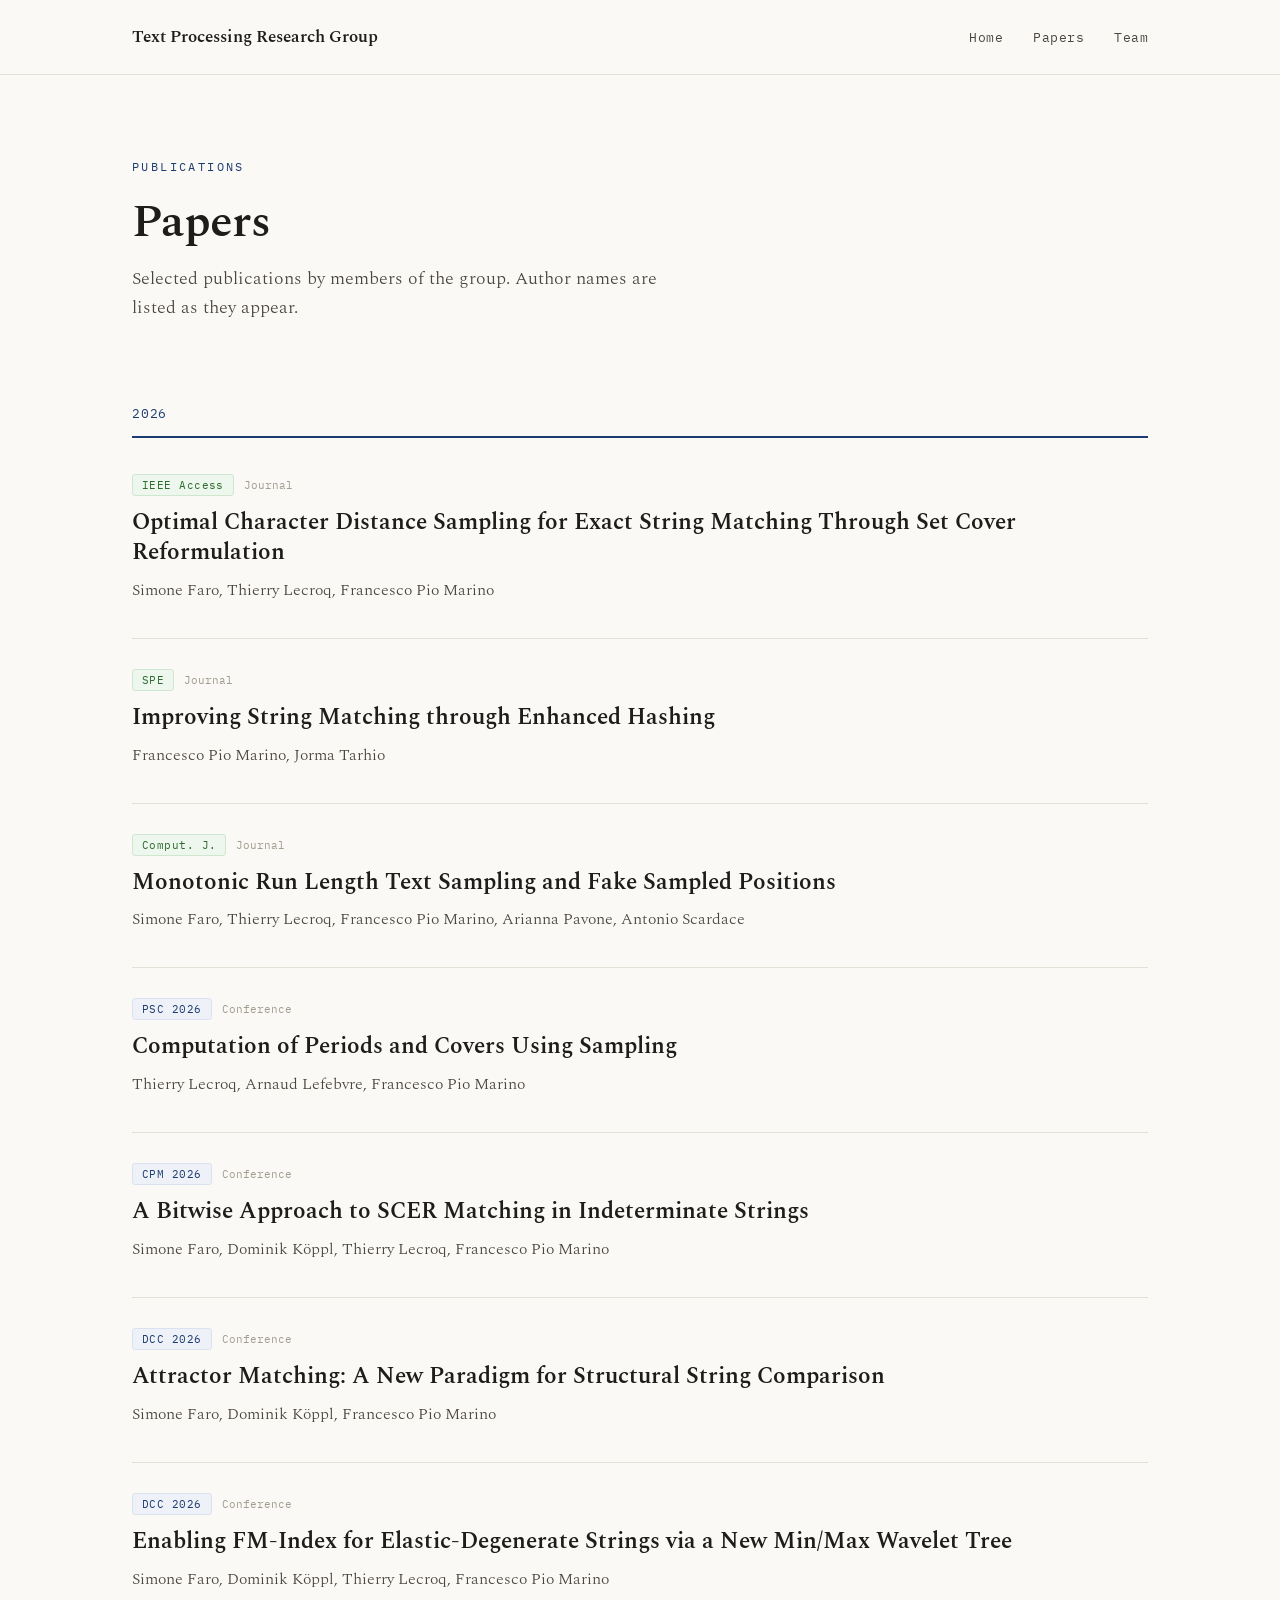
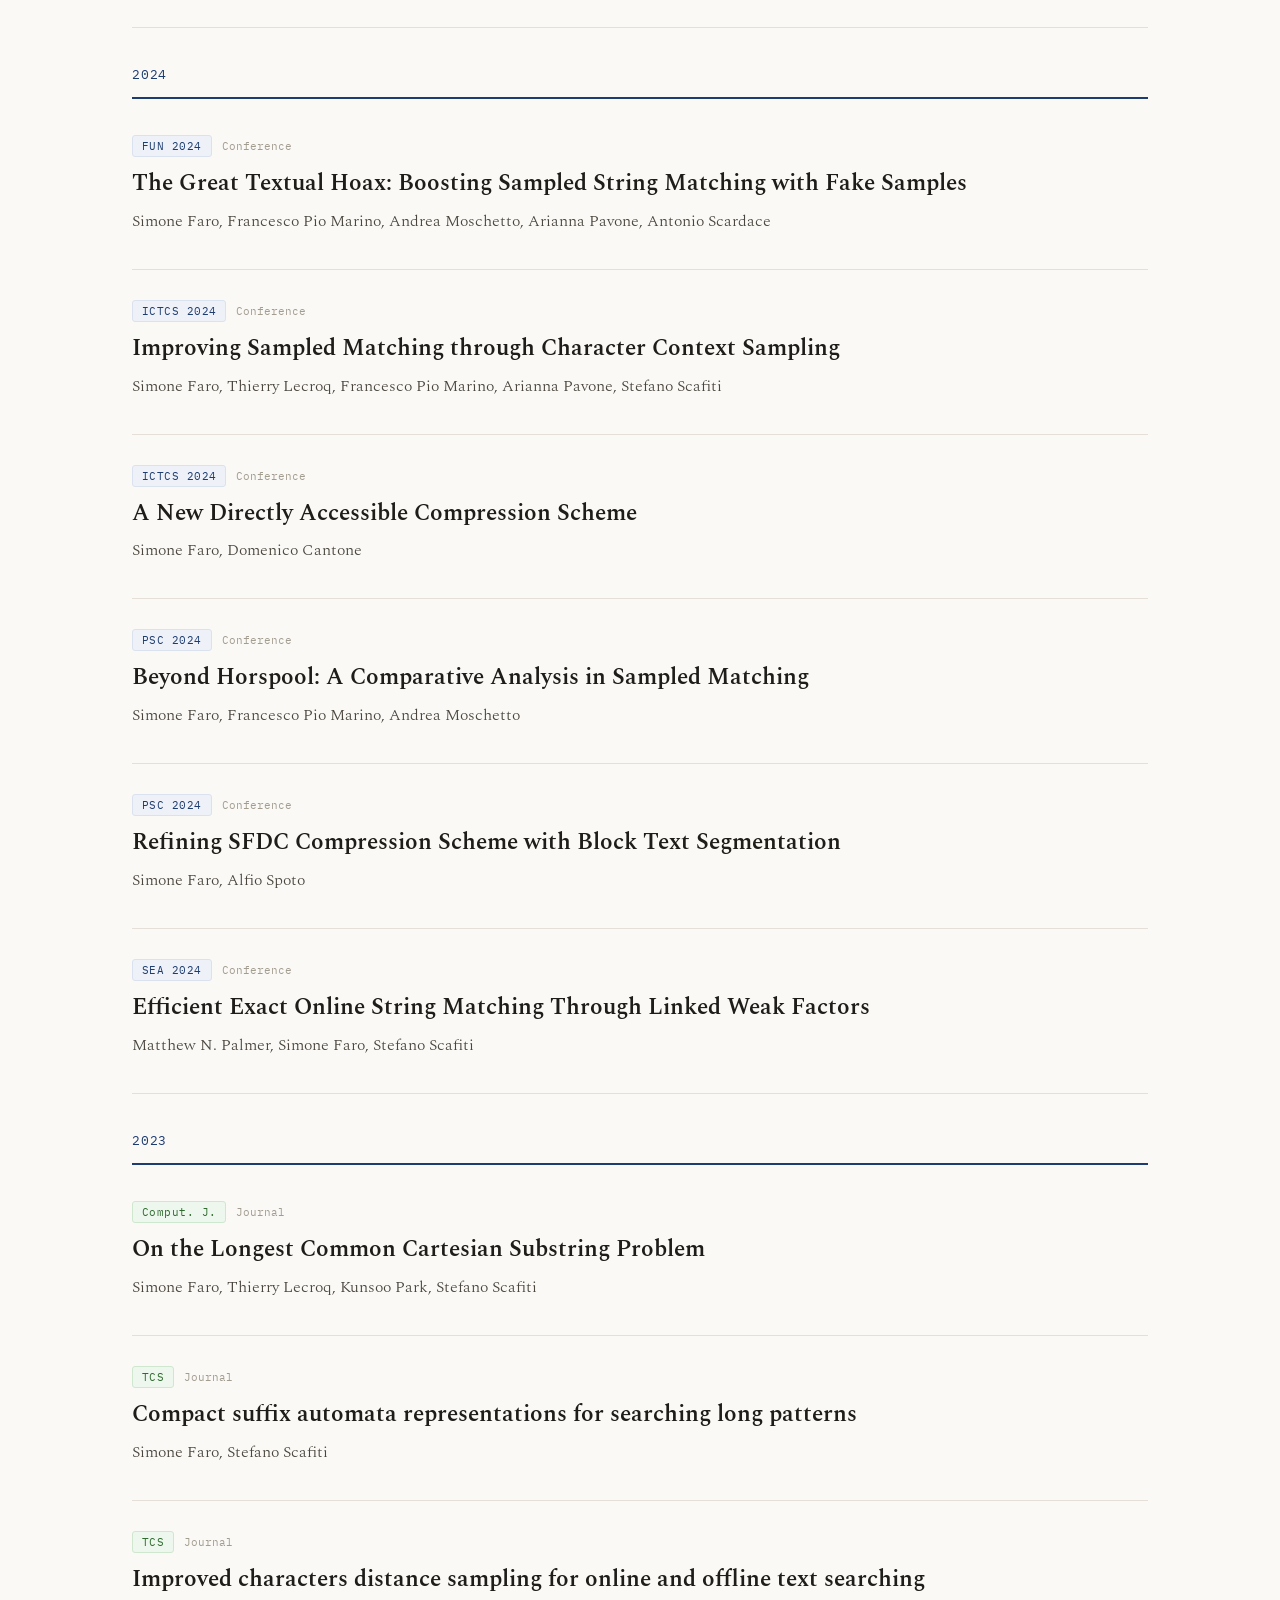
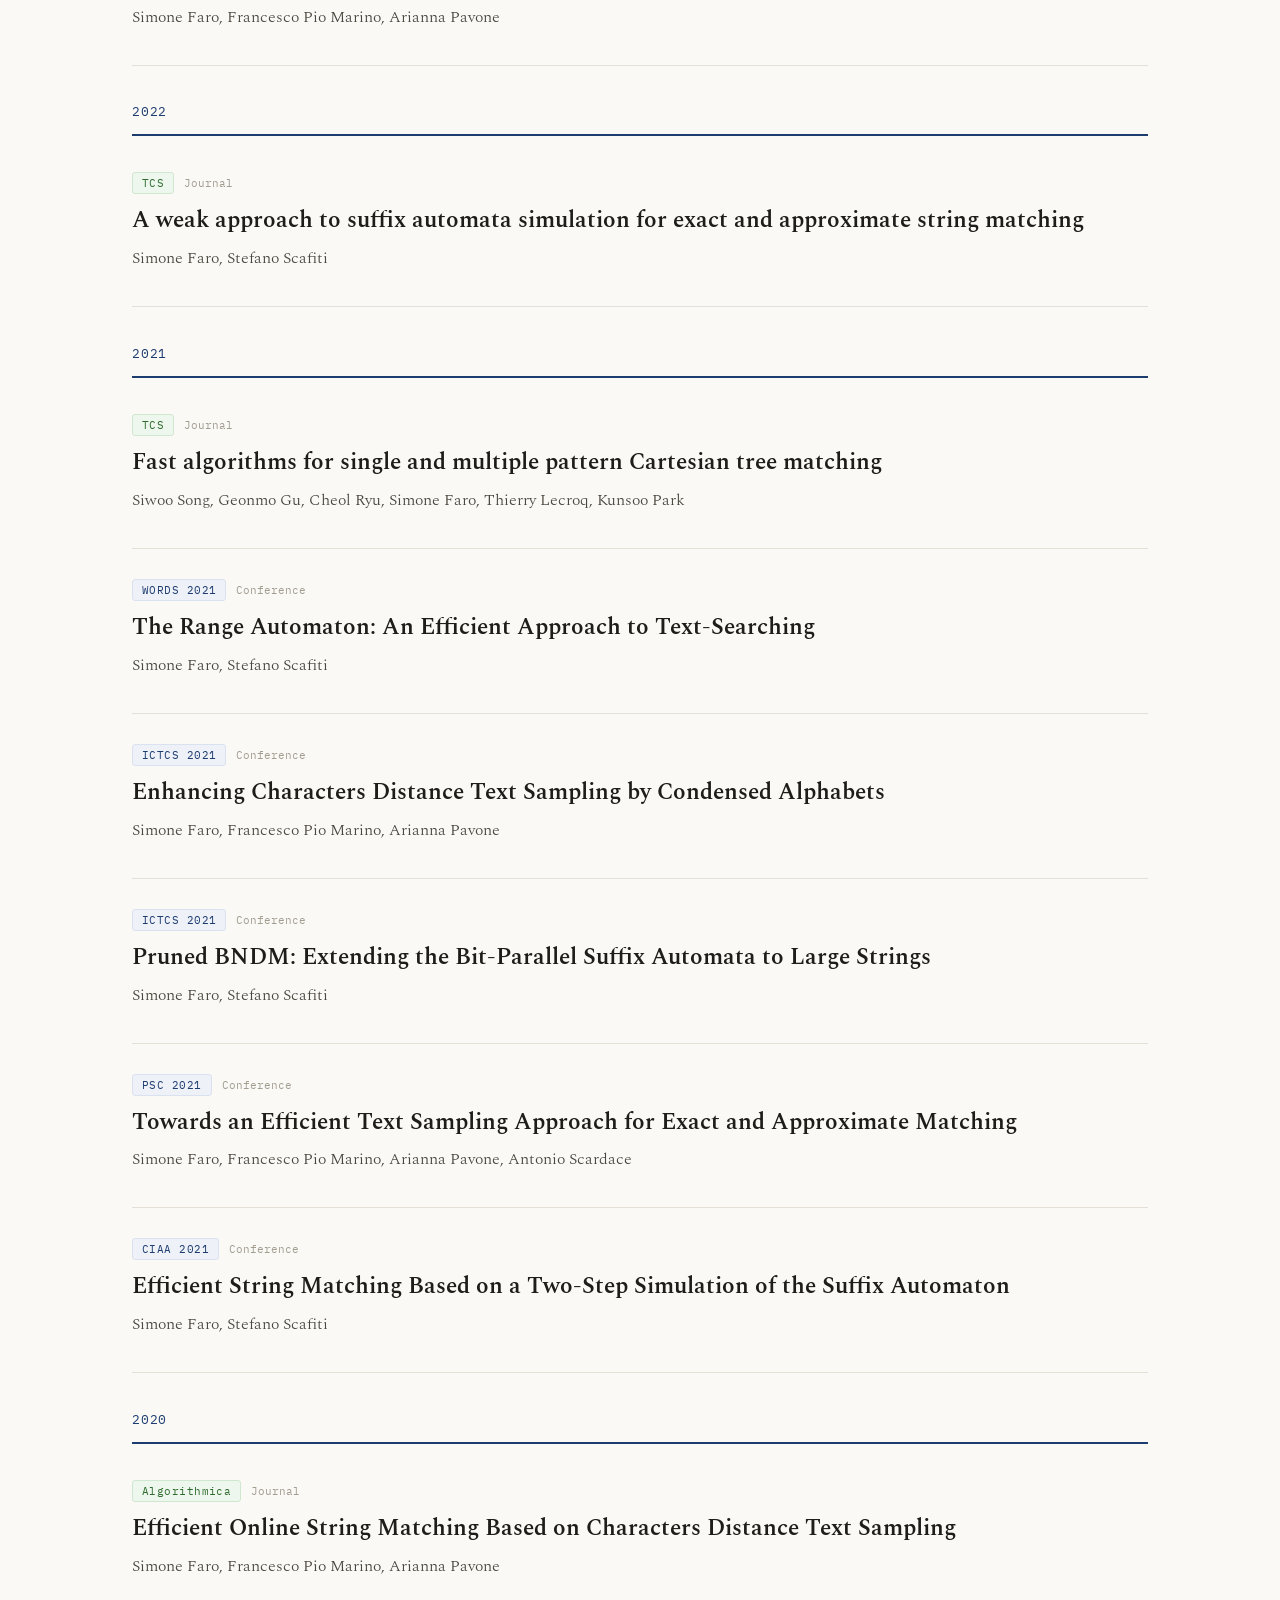
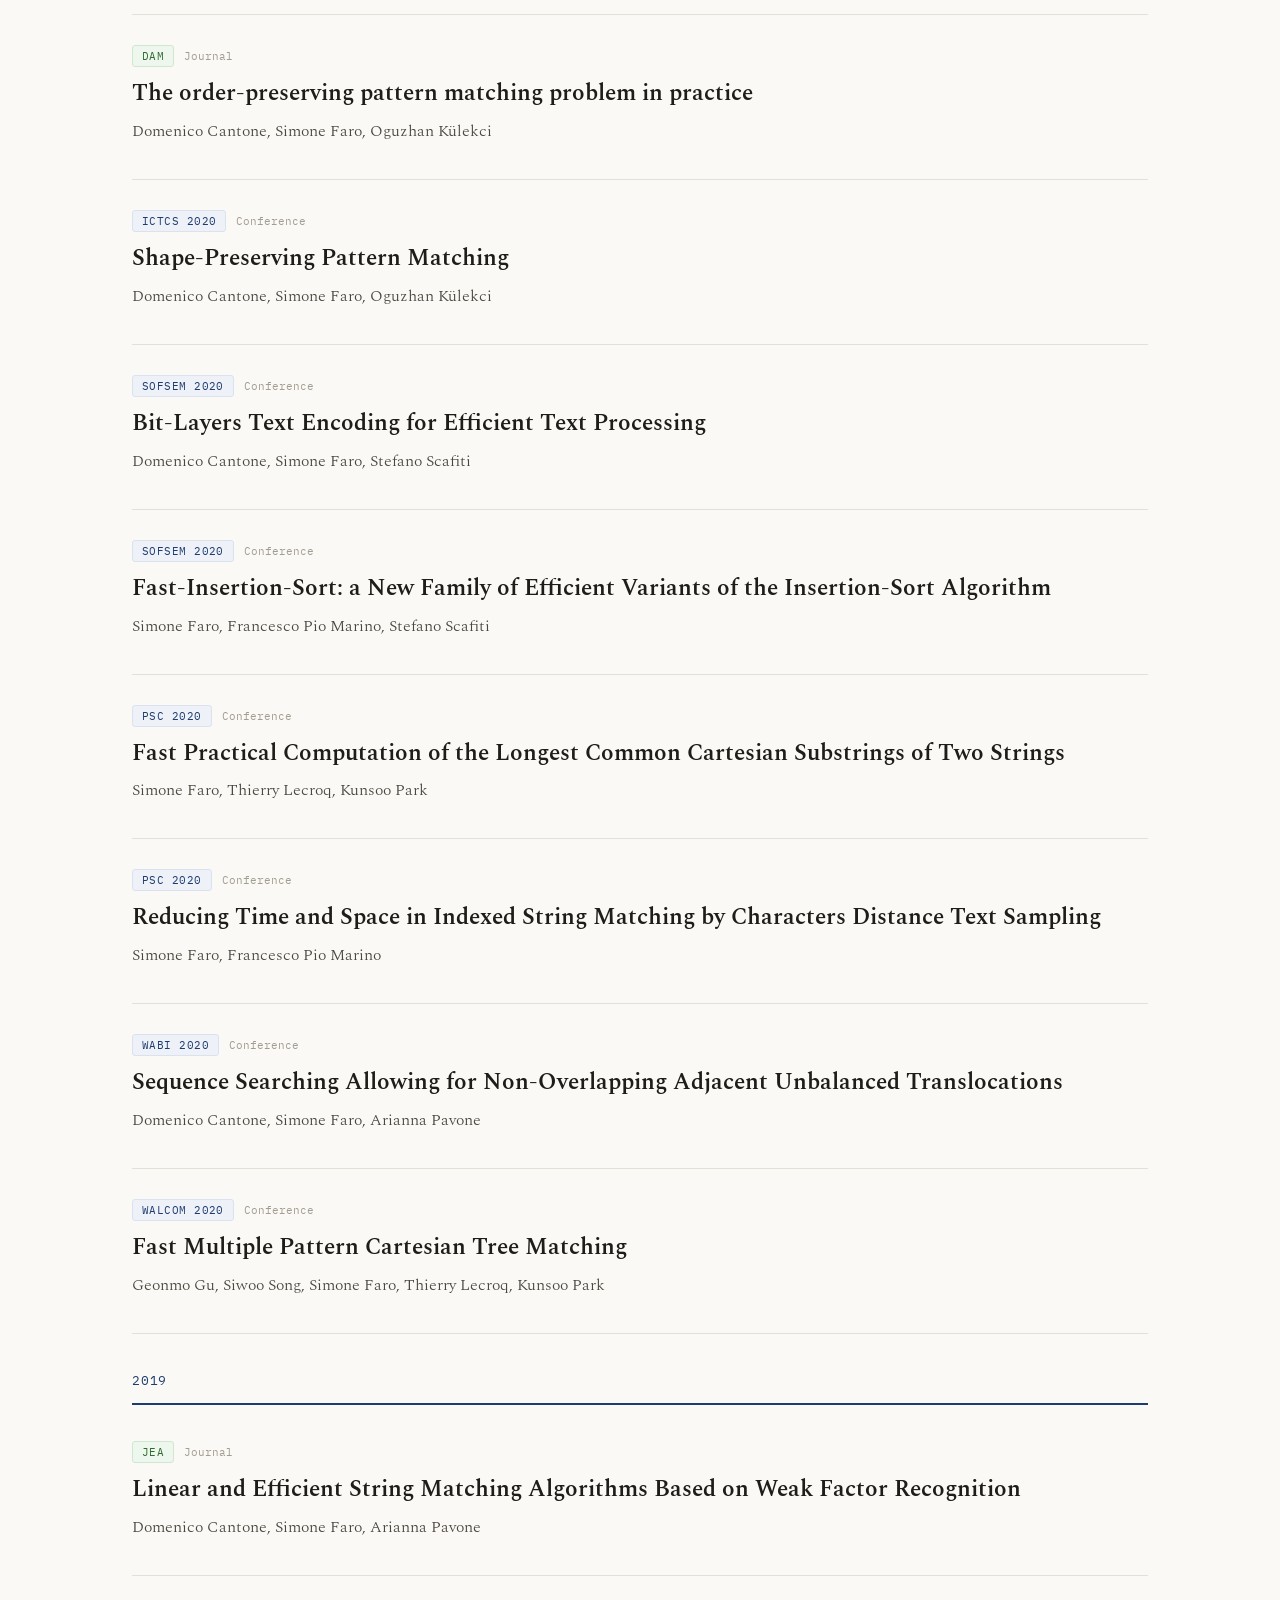
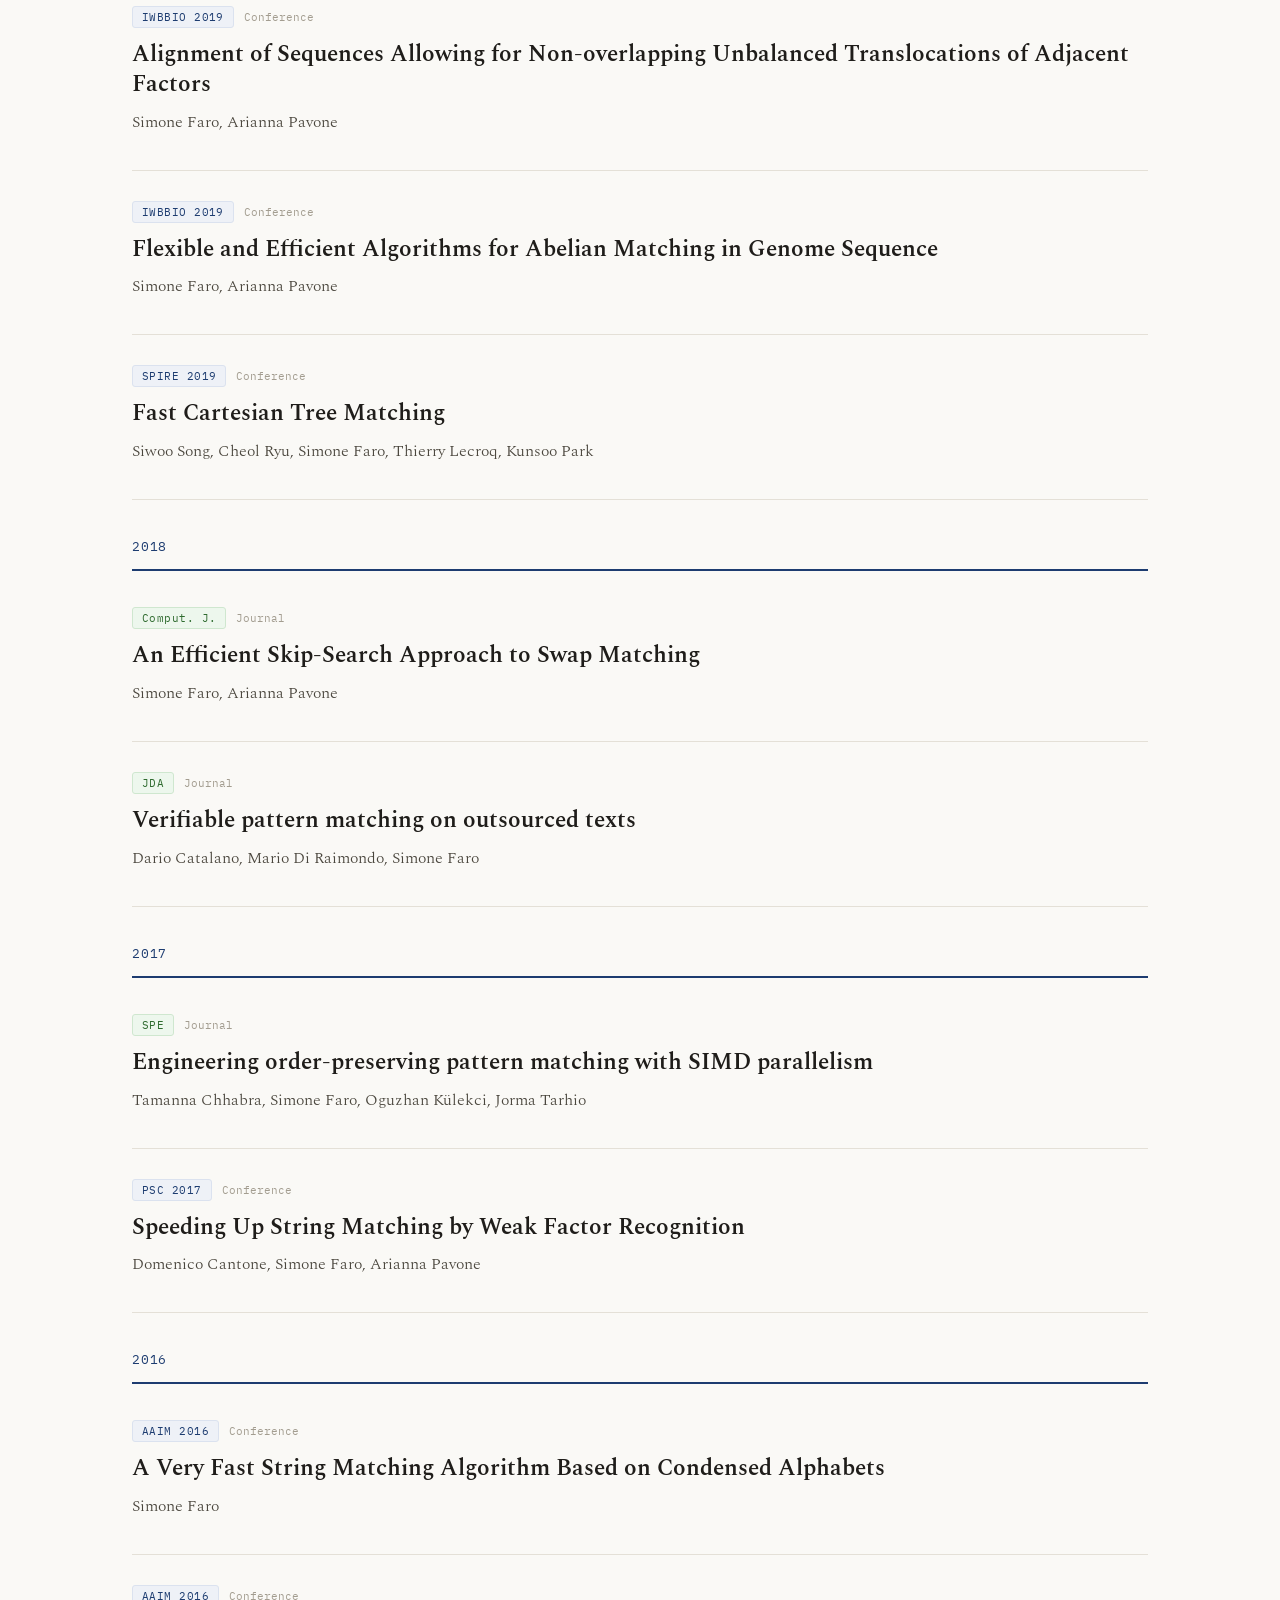
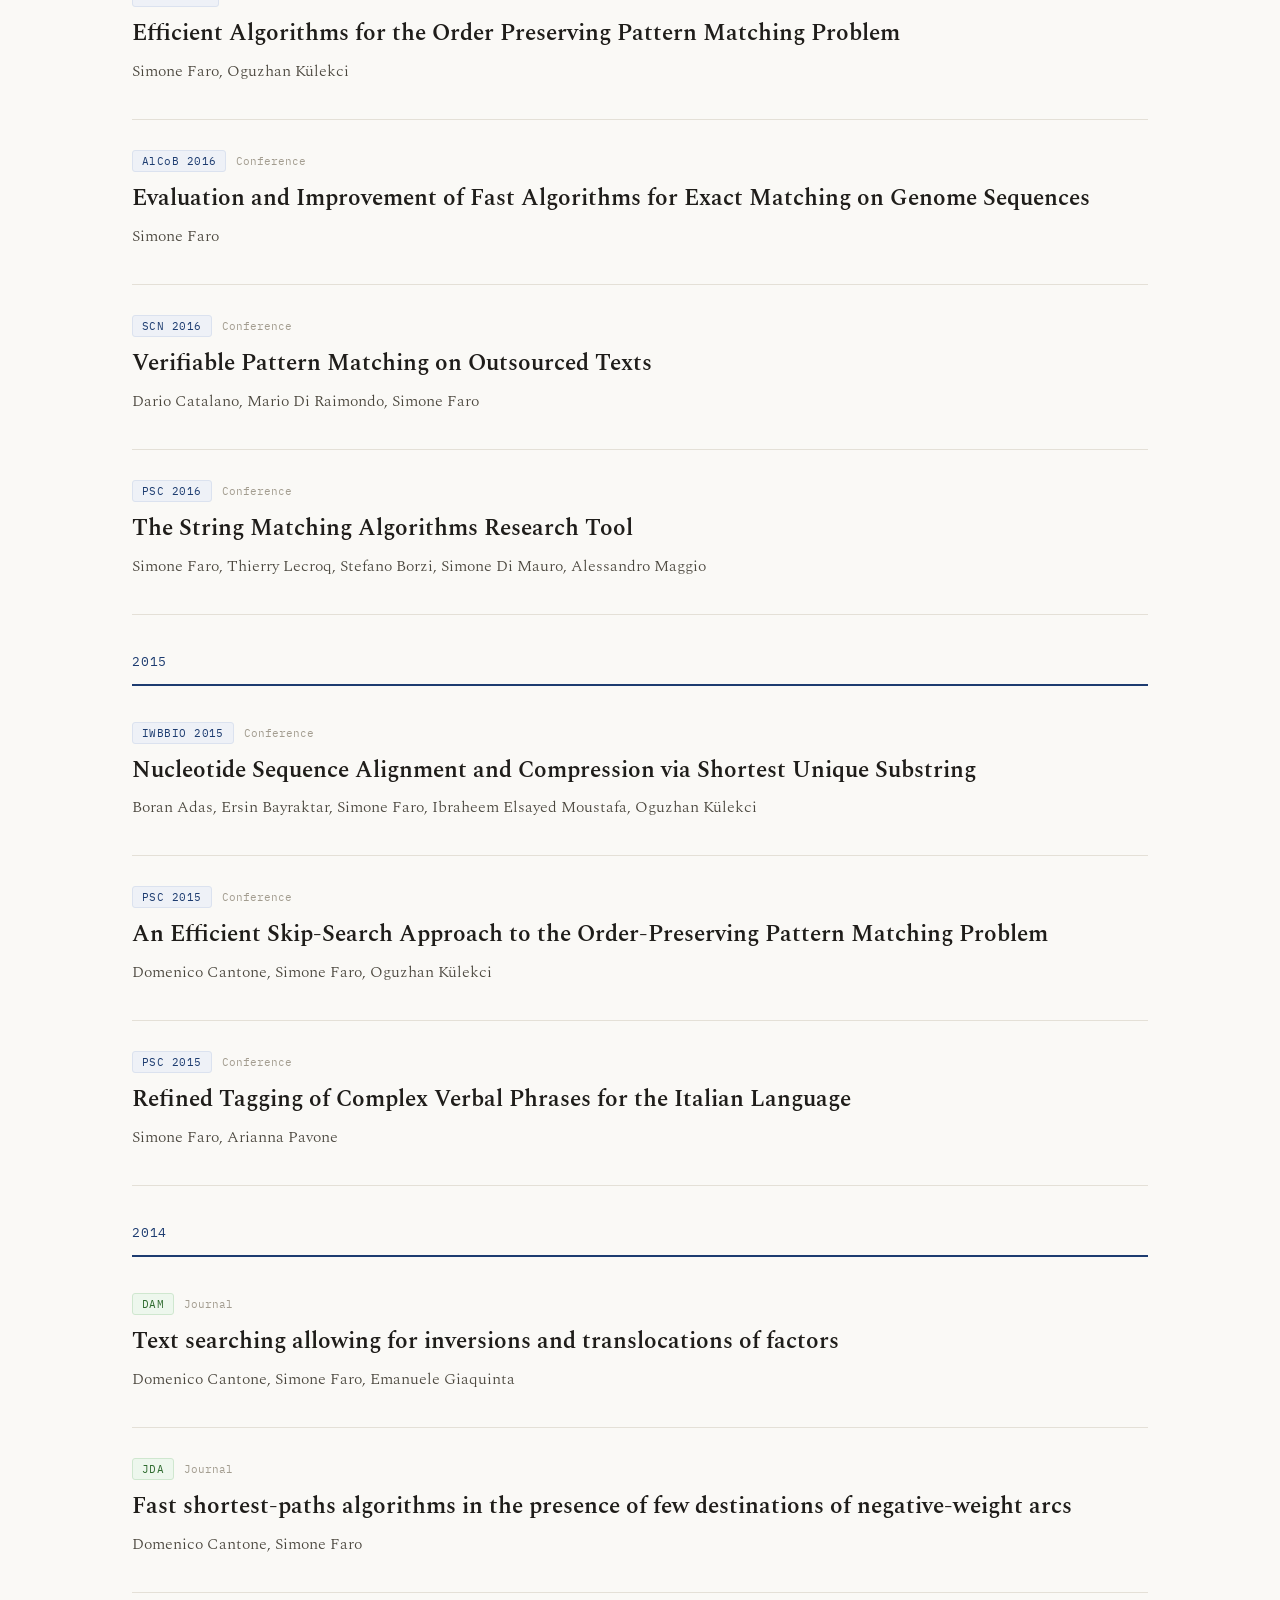
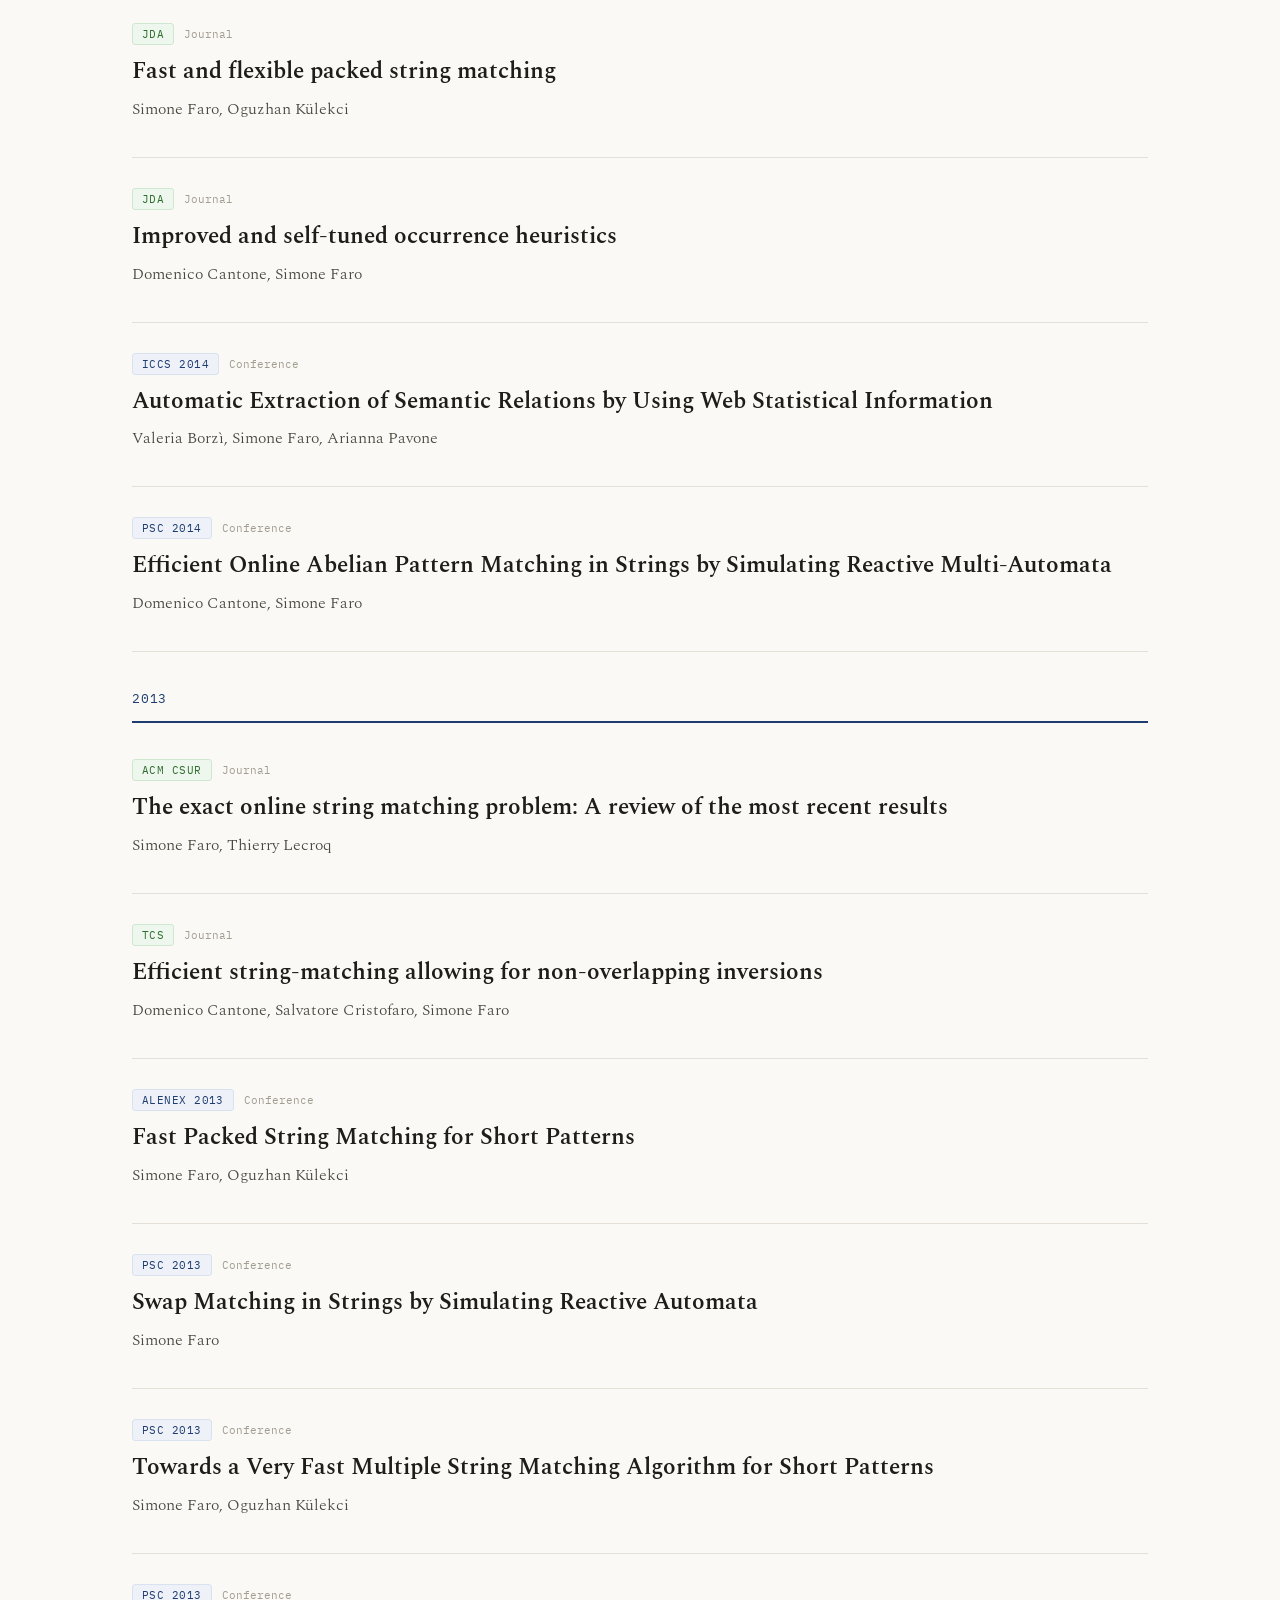
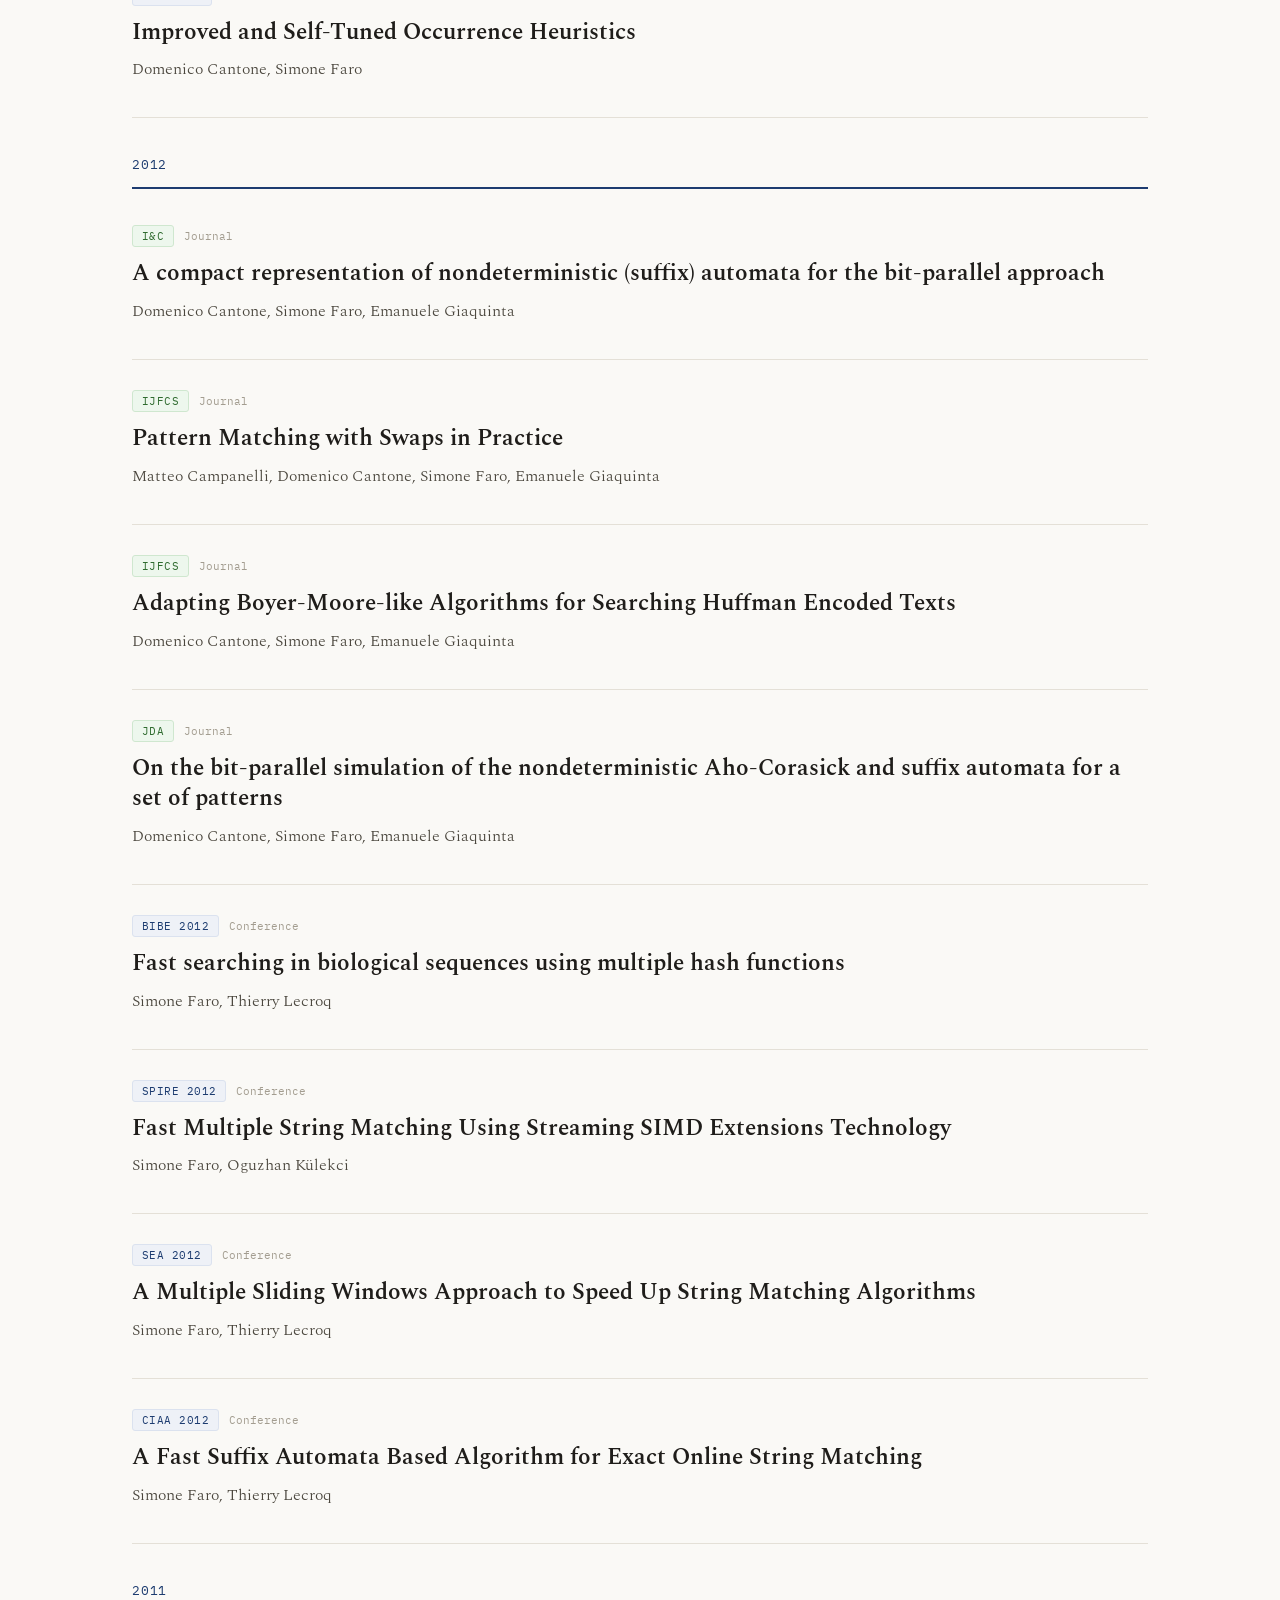
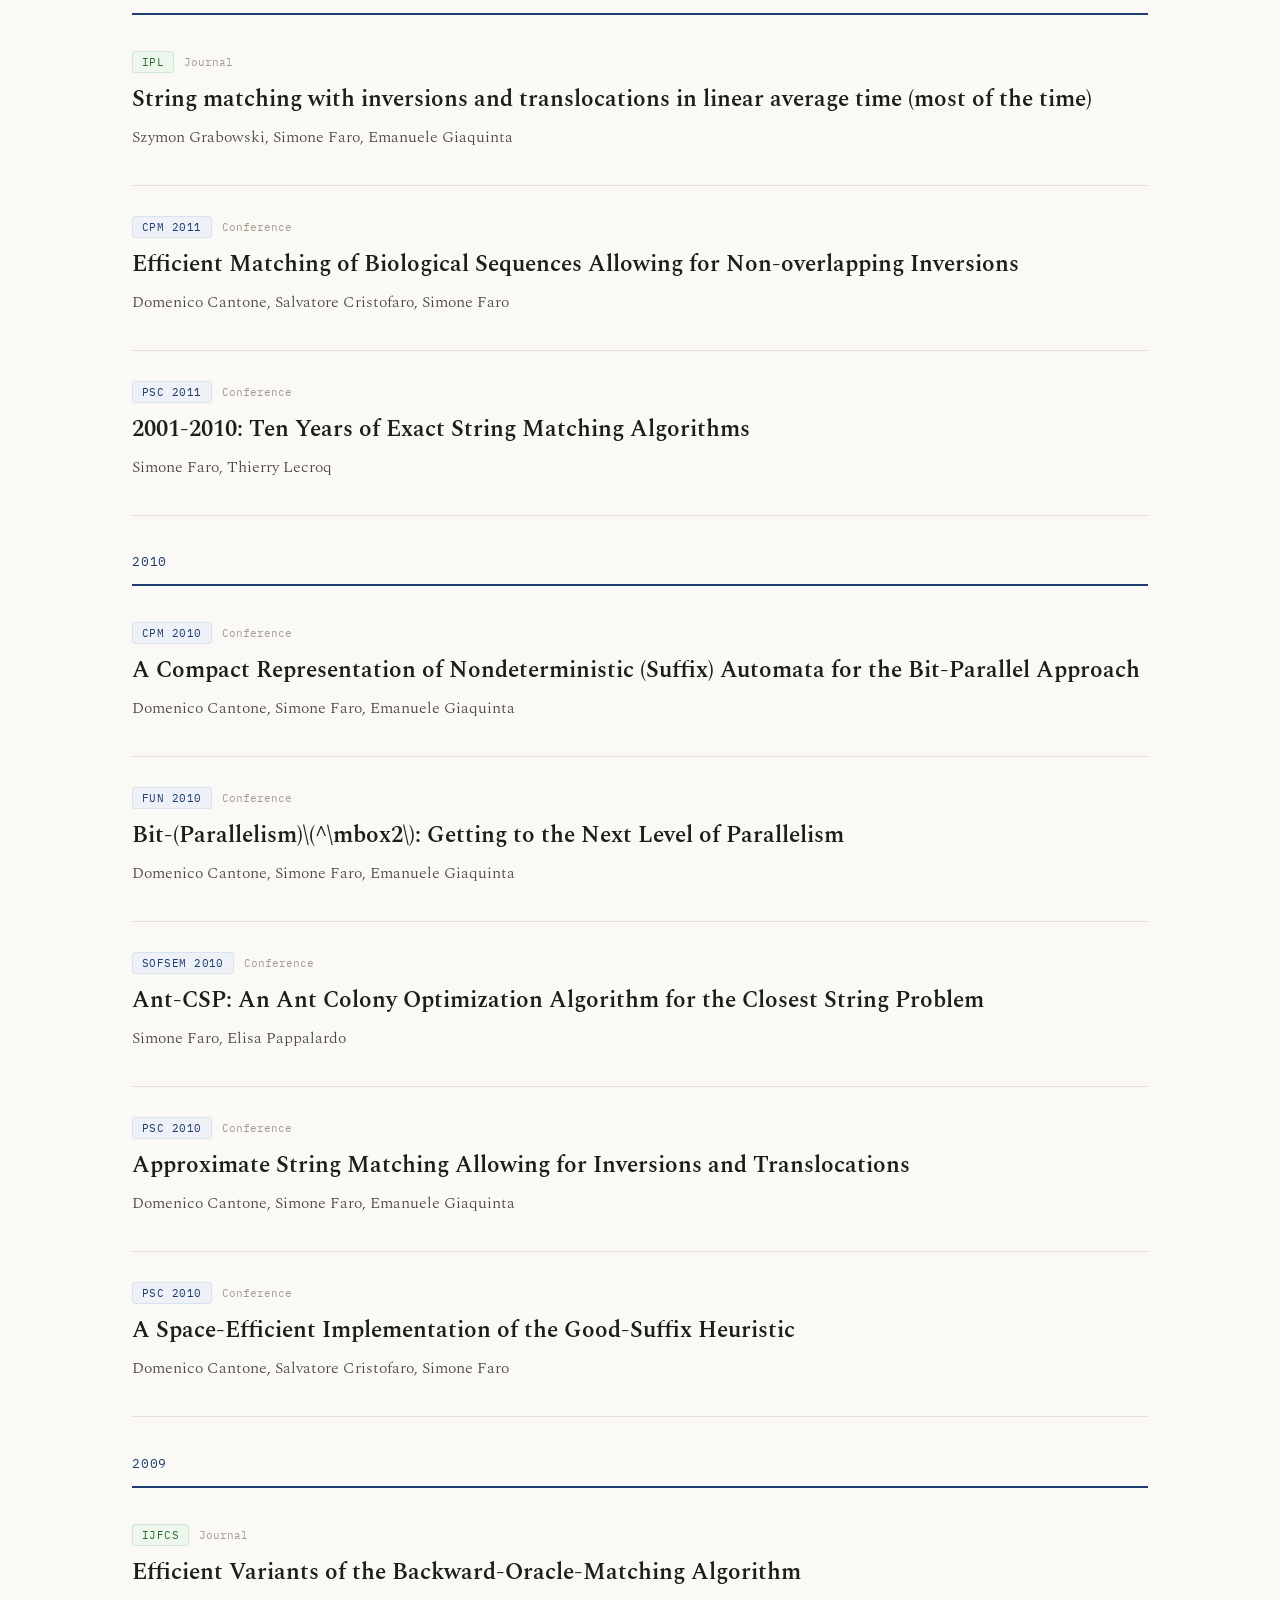
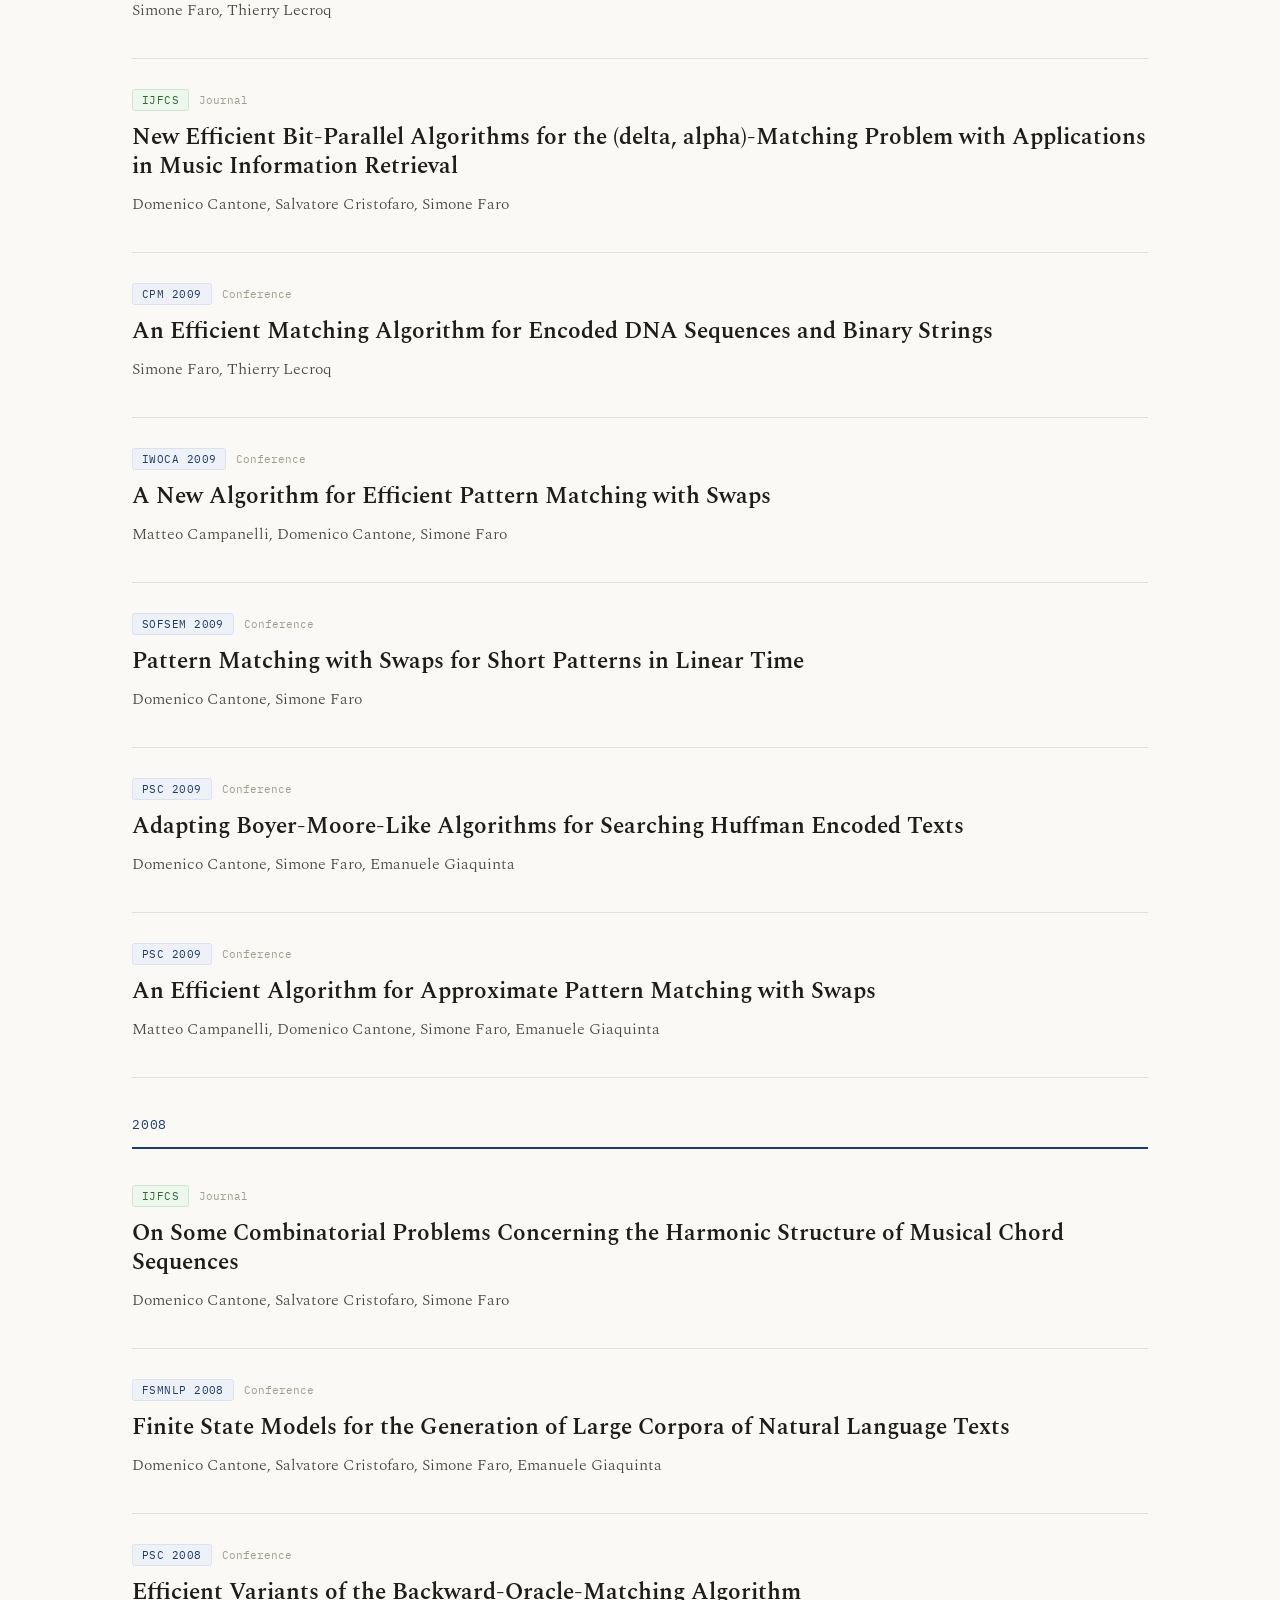
<file: papers.html>
<html>

<head>
    <meta charset="utf-8">
    <meta name="viewport" content="width=device-width, initial-scale=1">
    <link rel="preconnect" href="https://fonts.googleapis.com">
    <link rel="preconnect" href="https://fonts.gstatic.com" crossorigin>
    <link
        href="https://fonts.googleapis.com/css2?family=Spectral:ital,wght@0,300;0,400;0,500;0,600;0,700;1,400;1,500&family=IBM+Plex+Mono:wght@400;500;600&display=swap"
        rel="stylesheet">
    <link rel="stylesheet" href="styles.css">
    <title>Text Processing Research Group</title>
</head>

<body>

    <div id="header"></div>

    <section style="max-width:1080px;margin:0 auto;padding:84px 32px 14px">
        <div
            style="font-family:'IBM Plex Mono',monospace;font-size:12px;letter-spacing:0.2em;text-transform:uppercase;color:#1d3c70;margin-bottom:24px">
            Publications</div>
        <h1 style="font-size:46px;line-height:1.08;font-weight:600;letter-spacing:-0.015em;margin:0 0 16px">
            Papers</h1>
        <p style="font-size:18px;line-height:1.65;color:#4a463d;max-width:60ch;margin:0;font-weight:300">
            Selected publications by members of the group. Author names are listed as they appear.</p>
    </section>


    <section style="max-width:1080px;margin:0 auto;padding:30px 32px 10px">
        <div id="papers-list"></div>
    </section>

    <div id="footer"></div>

    <script>
        async function load(id, file) {
            const res = await fetch(file);
            if (!res.ok) throw new Error(`Couldn't load ${file}`);
            document.getElementById(id).innerHTML = await res.text();
        }

        load("header", "header.html");
        load("footer", "footer.html");

        function toggleBib(id) {
            const bib = document.getElementById(id);

            if (!bib) {
                console.error("BibTeX block not found:", id);
                return;
            }

            bib.style.display = bib.style.display === "none" ? "block" : "none";
        }

        async function loadPapers() {
            const res = await fetch("papers.json");
            const papers = await res.json();

            const grouped = {};

            papers.forEach(paper => {
                if (!grouped[paper.year]) grouped[paper.year] = [];
                grouped[paper.year].push(paper);
            });

            const container = document.getElementById("papers-list");

            Object.keys(grouped).sort((a, b) => b - a).forEach(year => {
                container.innerHTML += `
      <div style="font-family:'IBM Plex Mono',monospace;font-size:13px;letter-spacing:0.06em;color:#1d3c70;padding-bottom:14px;border-bottom:2px solid #1d3c70;margin-bottom:6px;margin-top:1cm">
        ${year}
      </div>
    `;

                grouped[year].forEach((paper, index) => {
                    const bibId = `bib-${year}-${index}`;

                    container.innerHTML += `
        <div style="padding:30px 0;border-bottom:1px solid #e4e0d7">
          <div style="display:flex;gap:10px;align-items:center;margin-bottom:12px">
            <span style="
            font-family:'IBM Plex Mono',monospace;
            font-size:11px;
            letter-spacing:0.04em;
            color:${paper.type === 'Journal' ? '#2f6b2f' : '#1d3c70'};
            background:${paper.type === 'Journal' ? '#edf7ed' : '#eef1f7'};
            border:1px solid ${paper.type === 'Journal' ? '#cfe7cf' : '#dbe2ef'};
            padding:3px 9px;
            border-radius:3px;
            ">
            ${paper.venue}
            </span>
            <span style="font-family:'IBM Plex Mono',monospace;font-size:11px;color:#a39d90">
              ${paper.type}
            </span>
          </div>

          <h3 style="font-size:23px;font-weight:600;line-height:1.3;margin:0 0 10px">
            ${paper.title}
          </h3>

          <div style="font-size:16px;color:#4a463d;margin-bottom:6px;font-weight:300">
            ${paper.authors.join(", ")}
          </div>
        </div>
      `;
                });
            });
        }

        function toggleBib(id) {
            const bib = document.getElementById(id);
            bib.style.display = bib.style.display === "block" ? "none" : "block";
        }

        loadPapers();

        const venueStyle =
            paper.type === "Journal"
                ? {
                    color: "#2f6b2f",
                    background: "#edf7ed",
                    border: "#cfe7cf"
                }
                : {
                    color: "#1d3c70",
                    background: "#eef1f7",
                    border: "#dbe2ef"
                };
    </script>

</body>

</html>
</file>
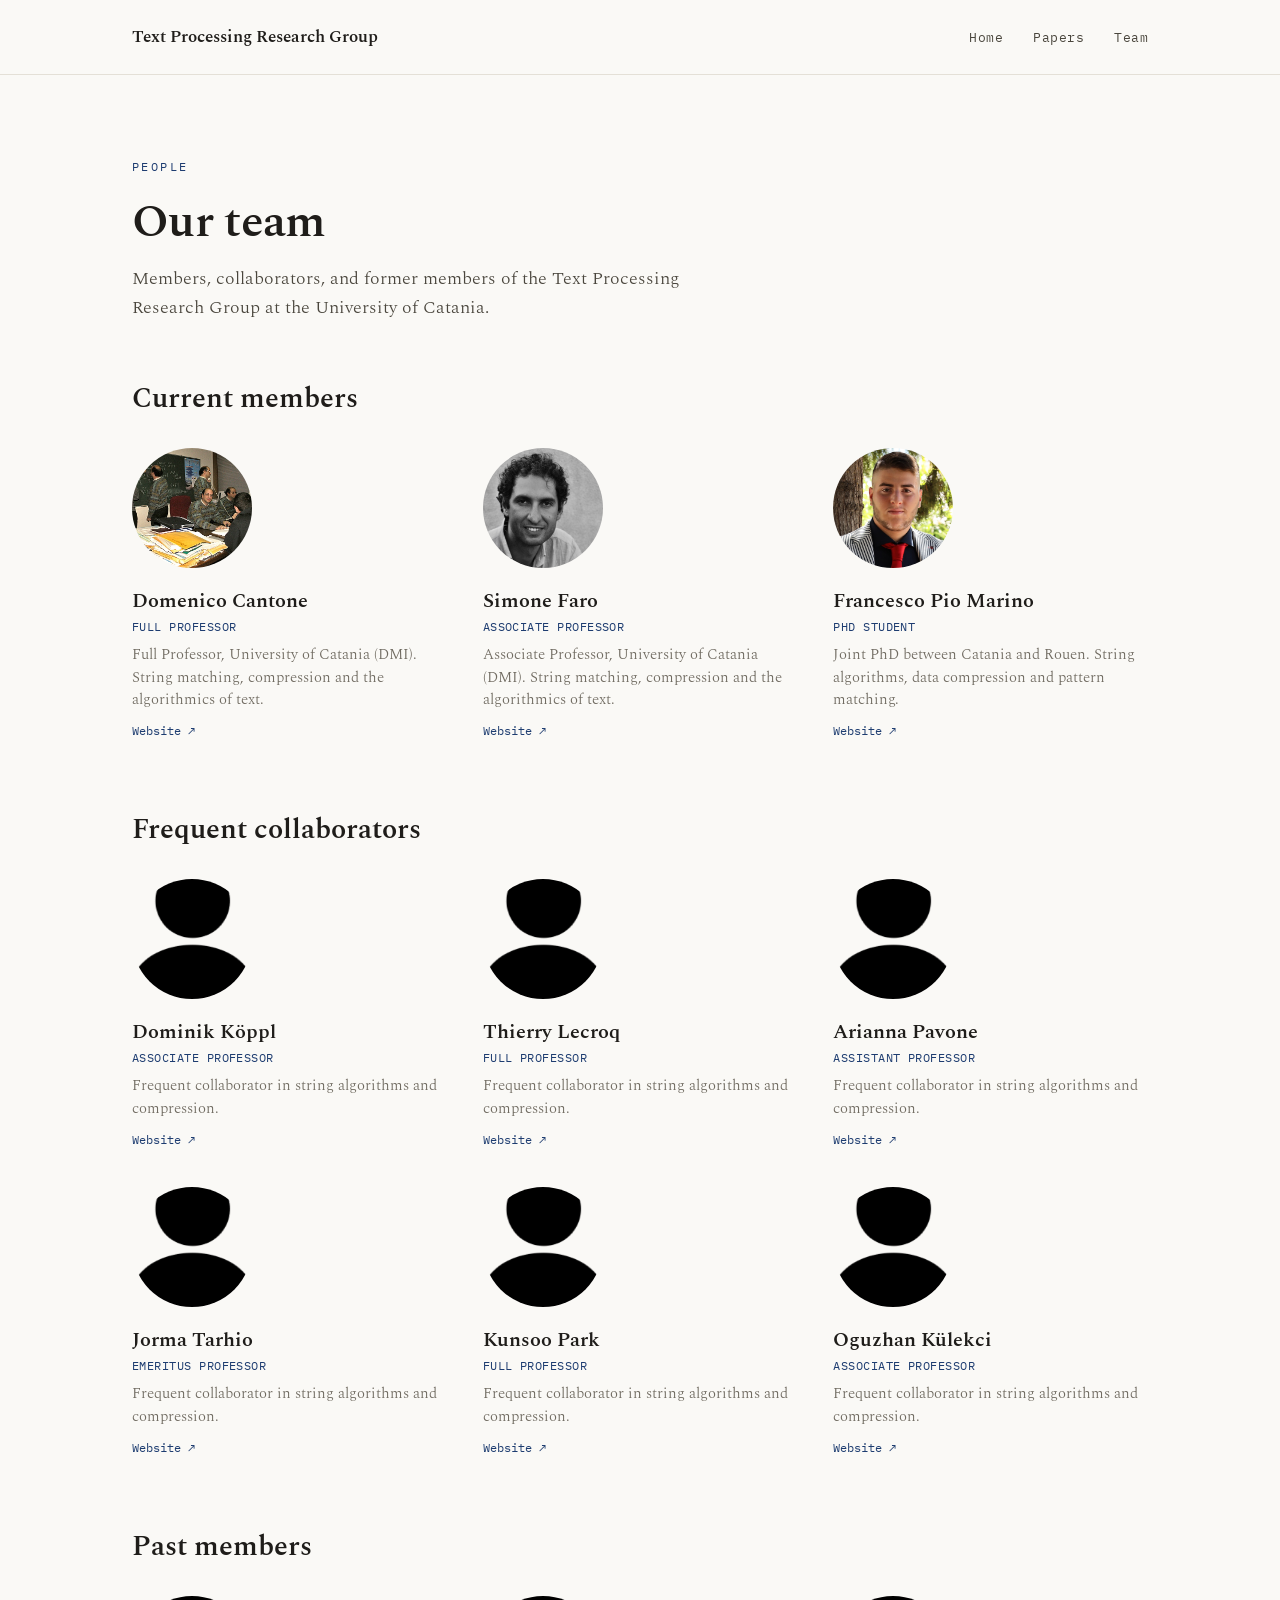
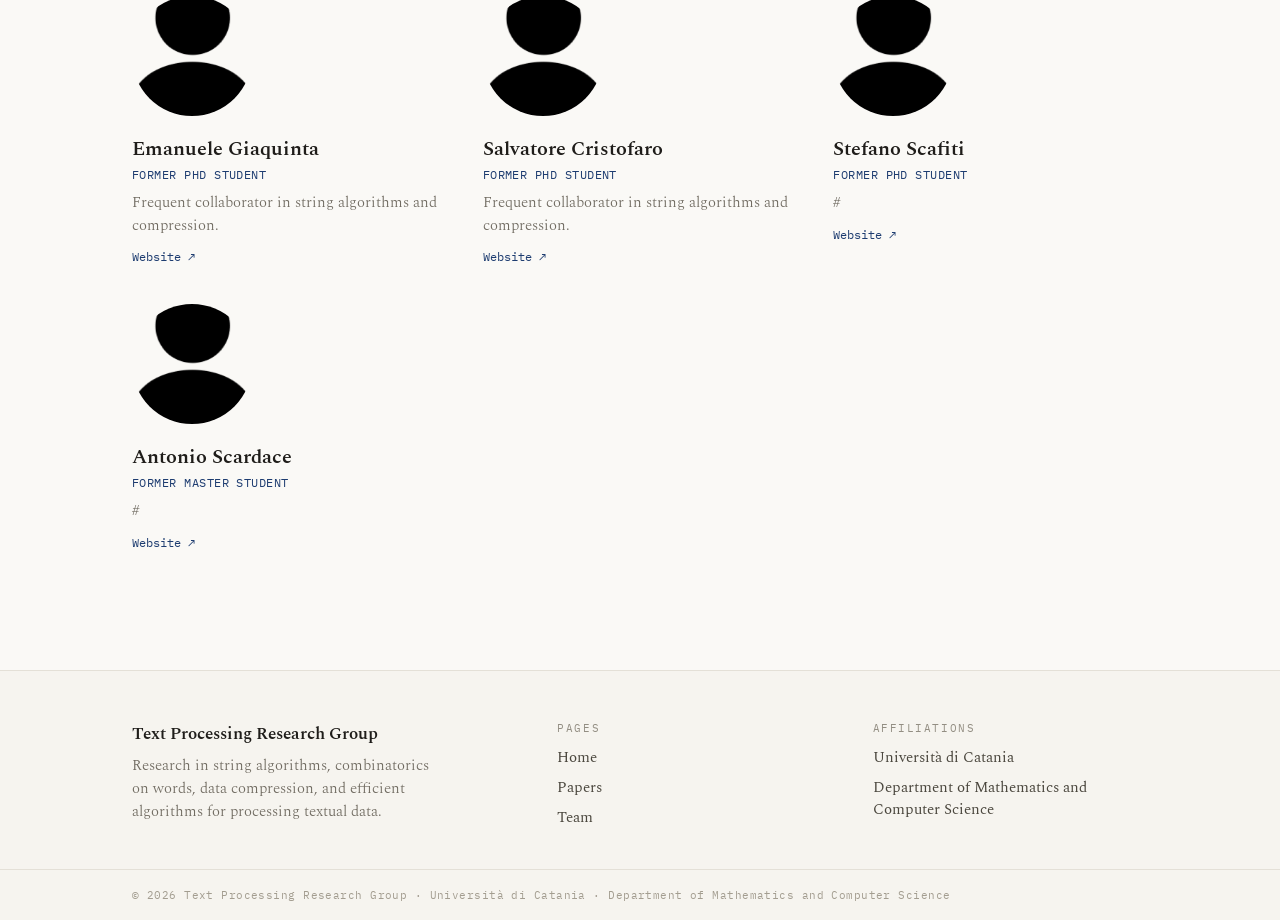
<file: team.html>
<html>

<head>
    <meta charset="utf-8">
    <meta name="viewport" content="width=device-width, initial-scale=1">
    <link rel="preconnect" href="https://fonts.googleapis.com">
    <link rel="preconnect" href="https://fonts.gstatic.com" crossorigin>
    <link
        href="https://fonts.googleapis.com/css2?family=Spectral:ital,wght@0,300;0,400;0,500;0,600;0,700;1,400;1,500&family=IBM+Plex+Mono:wght@400;500;600&display=swap"
        rel="stylesheet">

    <link rel="stylesheet" href="styles.css">
    <title>Text Processing Research Group</title>
</head>

<body>

    <div id="header"></div>

    <main style="min-height:60vh">

        <section style="max-width:1080px;margin:0 auto;padding:84px 32px 14px">
            <div
                style="font-family:'IBM Plex Mono',monospace;font-size:12px;letter-spacing:0.2em;text-transform:uppercase;color:#1d3c70;margin-bottom:24px">
                People
            </div>

            <h1 style="font-size:46px;line-height:1.08;font-weight:600;letter-spacing:-0.015em;margin:0 0 16px">
                Our team
            </h1>

            <p style="font-size:18px;line-height:1.65;color:#4a463d;max-width:64ch;margin:0;font-weight:300">
                Members, collaborators, and former members of the Text Processing Research Group at the University of
                Catania.
            </p>
        </section>

        <section style="max-width:1080px;margin:0 auto;padding:40px 32px 10px">
            <h2 style="font-size:28px;font-weight:600;margin:0 0 28px">Current members</h2>
            <div id="current-members" style="display:grid;grid-template-columns:repeat(3,1fr);gap:40px 36px"></div>
        </section>

        <section style="max-width:1080px;margin:0 auto;padding:60px 32px 10px">
            <h2 style="font-size:28px;font-weight:600;margin:0 0 28px">Frequent collaborators</h2>
            <div id="frequent-collaborators" style="display:grid;grid-template-columns:repeat(3,1fr);gap:40px 36px">
            </div>
        </section>

        <section style="max-width:1080px;margin:0 auto;padding:60px 32px 30px">
            <h2 style="font-size:28px;font-weight:600;margin:0 0 28px">Past members</h2>
            <div id="past-members" style="display:grid;grid-template-columns:repeat(3,1fr);gap:40px 36px"></div>
        </section>

    </main>



    <div id="footer"></div>
    <script>

        async function load(id, file) {
            const res = await fetch(file);
            if (!res.ok) throw new Error(`Couldn't load ${file}`);
            document.getElementById(id).innerHTML = await res.text();
        }

        load("header", "header.html");
        load("footer", "footer.html");
        async function loadPeople() {
            const res = await fetch("people.json");
            const people = await res.json();

            renderPeople("current-members", people.filter(p => p.memberStatus === "current"));
            renderPeople("frequent-collaborators", people.filter(p => p.memberStatus === "collaborator"));
            renderPeople("past-members", people.filter(p => p.memberStatus === "past"));
        }

        function renderPeople(containerId, people) {
            const container = document.getElementById(containerId);

            container.innerHTML = people.map(person => `
    <div style="display:flex;flex-direction:column">

      <img
        src="${person.photo || 'img/photos/tmp.png'}"
        alt="${person.name}"
        style="width:120px;height:120px;object-fit:cover;border-radius:50%;margin-bottom:18px;">

      <div style="font-size:20px;font-weight:600;margin-bottom:3px">
        ${person.name}
      </div>

      <div style="font-family:'IBM Plex Mono',monospace;font-size:11.5px;letter-spacing:0.04em;color:#1d3c70;margin-bottom:10px">
        ${person.role}
      </div>

      <div style="font-size:14.5px;color:#6f6a60;font-weight:300;line-height:1.55;margin-bottom:12px">
        ${person.description}
      </div>

      ${person.website ? `
        <a href="${person.website}"
           target="_blank"
           rel="noopener"
           style="font-family:'IBM Plex Mono',monospace;font-size:11.5px;color:#1d3c70;text-decoration:none">
          Website ↗
        </a>
      ` : ""}

    </div>
  `).join("");
        }

        loadPeople();
    </script>
</body>

</html>
</file>
<file: styles.css>
/* Global reset */
* {
    box-sizing: border-box;
}

html {
    scroll-behavior: smooth;
}

body {
    margin: 0;
    background: #faf9f6;
    color: #1f1d1a;
    font-family: "Spectral", Georgia, serif;
    -webkit-font-smoothing: antialiased;
    text-rendering: optimizeLegibility;
}

::selection {
    background: #1d3c70;
    color: #faf9f6;
}

a {
    color: inherit;
}

image-slot {
    display: block;
}
</file>
